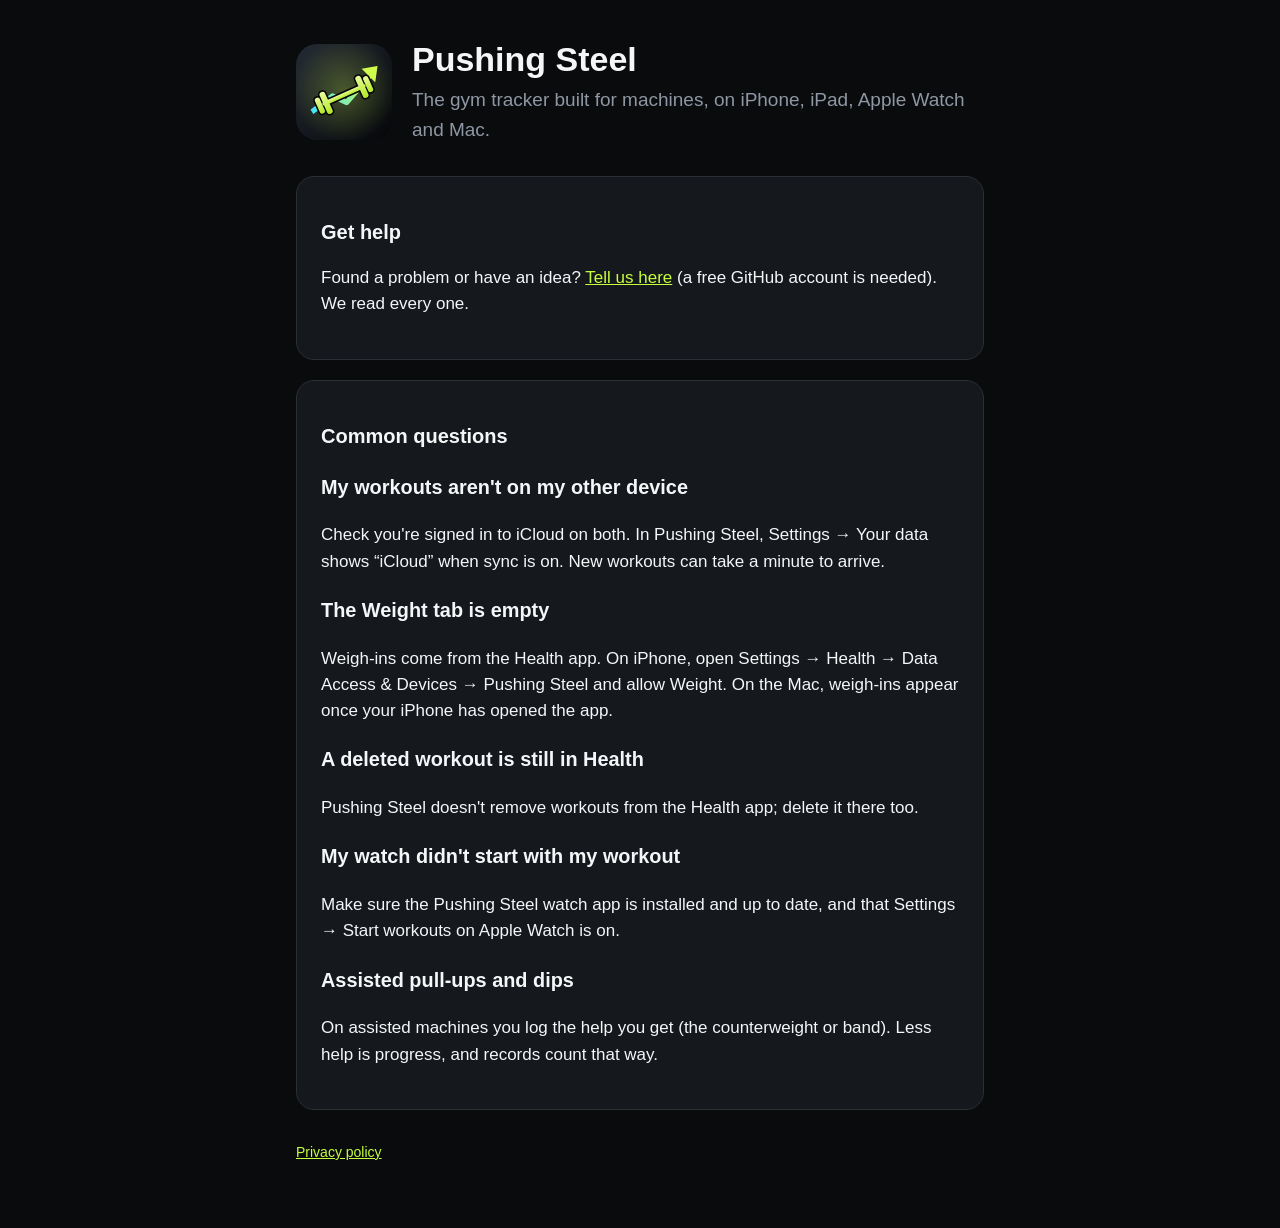
<file: index.html>
<!doctype html>
<html lang="en-AU">
<head>
<meta charset="utf-8">
<meta name="viewport" content="width=device-width, initial-scale=1">
<title>Pushing Steel support</title>
<meta name="description" content="Help for Pushing Steel, the gym tracker built for machines.">
<link rel="stylesheet" href="style.css">
</head>
<body>
<main>
  <header>
    <img src="icon.png" alt="" width="96" height="96">
    <div>
      <h1>Pushing Steel</h1>
      <p class="lead">The gym tracker built for machines, on iPhone, iPad, Apple Watch and Mac.</p>
    </div>
  </header>

  <section class="contact">
    <h2>Get help</h2>
    <p>Found a problem or have an idea? <a href="https://github.com/thepuzzlepups/pushing-steel/issues/new">Tell us here</a>
      (a free GitHub account is needed). We read every one.</p>
  </section>

  <section>
    <h2>Common questions</h2>
    <h3>My workouts aren't on my other device</h3>
    <p>Check you're signed in to iCloud on both. In Pushing Steel, Settings → Your data shows
      “iCloud” when sync is on. New workouts can take a minute to arrive.</p>
    <h3>The Weight tab is empty</h3>
    <p>Weigh-ins come from the Health app. On iPhone, open Settings → Health → Data Access &amp; Devices →
      Pushing Steel and allow Weight. On the Mac, weigh-ins appear once your iPhone has opened the app.</p>
    <h3>A deleted workout is still in Health</h3>
    <p>Pushing Steel doesn't remove workouts from the Health app; delete it there too.</p>
    <h3>My watch didn't start with my workout</h3>
    <p>Make sure the Pushing Steel watch app is installed and up to date, and that Settings →
      Start workouts on Apple Watch is on.</p>
    <h3>Assisted pull-ups and dips</h3>
    <p>On assisted machines you log the help you get (the counterweight or band). Less help is
      progress, and records count that way.</p>
  </section>

  <footer><a href="privacy.html">Privacy policy</a></footer>
</main>
</body>
</html>
</file>
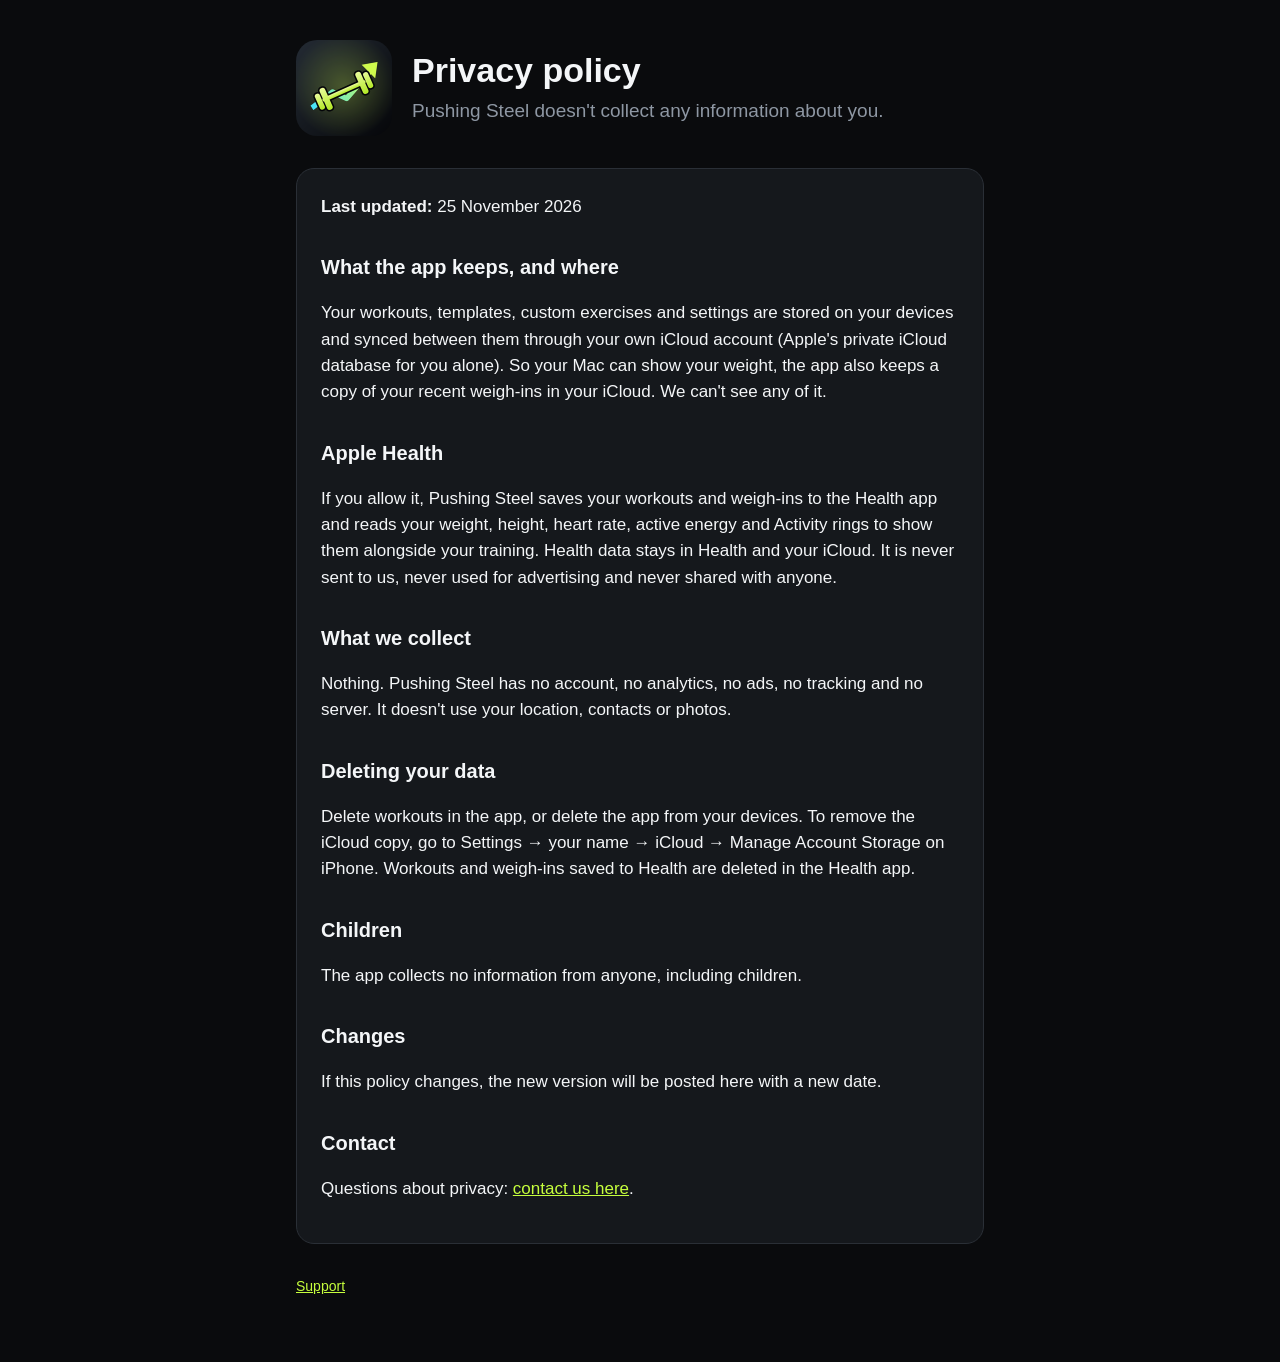
<file: privacy.html>
<!doctype html>
<html lang="en-AU">
<head>
<meta charset="utf-8">
<meta name="viewport" content="width=device-width, initial-scale=1">
<title>Pushing Steel privacy</title>
<meta name="description" content="Pushing Steel collects no personal information.">
<link rel="stylesheet" href="style.css">
</head>
<body>
<main>
  <header>
    <img src="icon.png" alt="" width="96" height="96">
    <div>
      <h1>Privacy policy</h1>
      <p class="lead">Pushing Steel doesn't collect any information about you.</p>
    </div>
  </header>

  <section>
    <p><b>Last updated:</b> 25 November 2026</p>

    <h2>What the app keeps, and where</h2>
    <p>Your workouts, templates, custom exercises and settings are stored on your devices and
      synced between them through your own iCloud account (Apple's private iCloud database for
      you alone). So your Mac can show your weight, the app also keeps a copy of your recent
      weigh-ins in your iCloud. We can't see any of it.</p>

    <h2>Apple Health</h2>
    <p>If you allow it, Pushing Steel saves your workouts and weigh-ins to the Health app and
      reads your weight, height, heart rate, active energy and Activity rings to show them
      alongside your training. Health data stays in Health and your iCloud. It is never sent to
      us, never used for advertising and never shared with anyone.</p>

    <h2>What we collect</h2>
    <p>Nothing. Pushing Steel has no account, no analytics, no ads, no tracking and no server.
      It doesn't use your location, contacts or photos.</p>

    <h2>Deleting your data</h2>
    <p>Delete workouts in the app, or delete the app from your devices. To remove the iCloud
      copy, go to Settings → your name → iCloud → Manage Account Storage on iPhone. Workouts and
      weigh-ins saved to Health are deleted in the Health app.</p>

    <h2>Children</h2>
    <p>The app collects no information from anyone, including children.</p>

    <h2>Changes</h2>
    <p>If this policy changes, the new version will be posted here with a new date.</p>

    <h2>Contact</h2>
    <p>Questions about privacy: <a href="https://github.com/thepuzzlepups/pushing-steel/issues/new">contact us here</a>.</p>
  </section>

  <footer><a href="index.html">Support</a></footer>
</main>
</body>
</html>
</file>
<file: style.css>
:root { --bg: #0A0B0D; --card: #15181C; --line: #2A2F36; --ink: #F4F6F8; --muted: #8E97A3; --accent: #C6FF3D; }
* { box-sizing: border-box; }
body { margin: 0; background: var(--bg); color: var(--ink); font: 17px/1.55 -apple-system, BlinkMacSystemFont, "SF Pro Text", "Segoe UI", sans-serif; }
main { max-width: 720px; margin: 0 auto; padding: 40px 16px 64px; }
header { display: flex; gap: 20px; align-items: center; margin-bottom: 32px; }
header img { border-radius: 22%; flex: none; }
h1 { font-size: 34px; line-height: 1.15; margin: 0 0 6px; }
h2 { font-size: 20px; margin: 32px 0 8px; }
.lead { color: var(--muted); margin: 0; font-size: 19px; }
section { background: var(--card); border: 1px solid var(--line); border-radius: 18px; padding: 8px 24px 24px; margin-bottom: 20px; }
a { color: var(--accent); }
ul { padding-left: 20px; }
li { margin: 6px 0; }
footer { color: var(--muted); font-size: 14px; margin-top: 32px; }
@media (max-width: 520px) { header { flex-direction: column; align-items: flex-start; } h1 { font-size: 28px; } }
</file>
